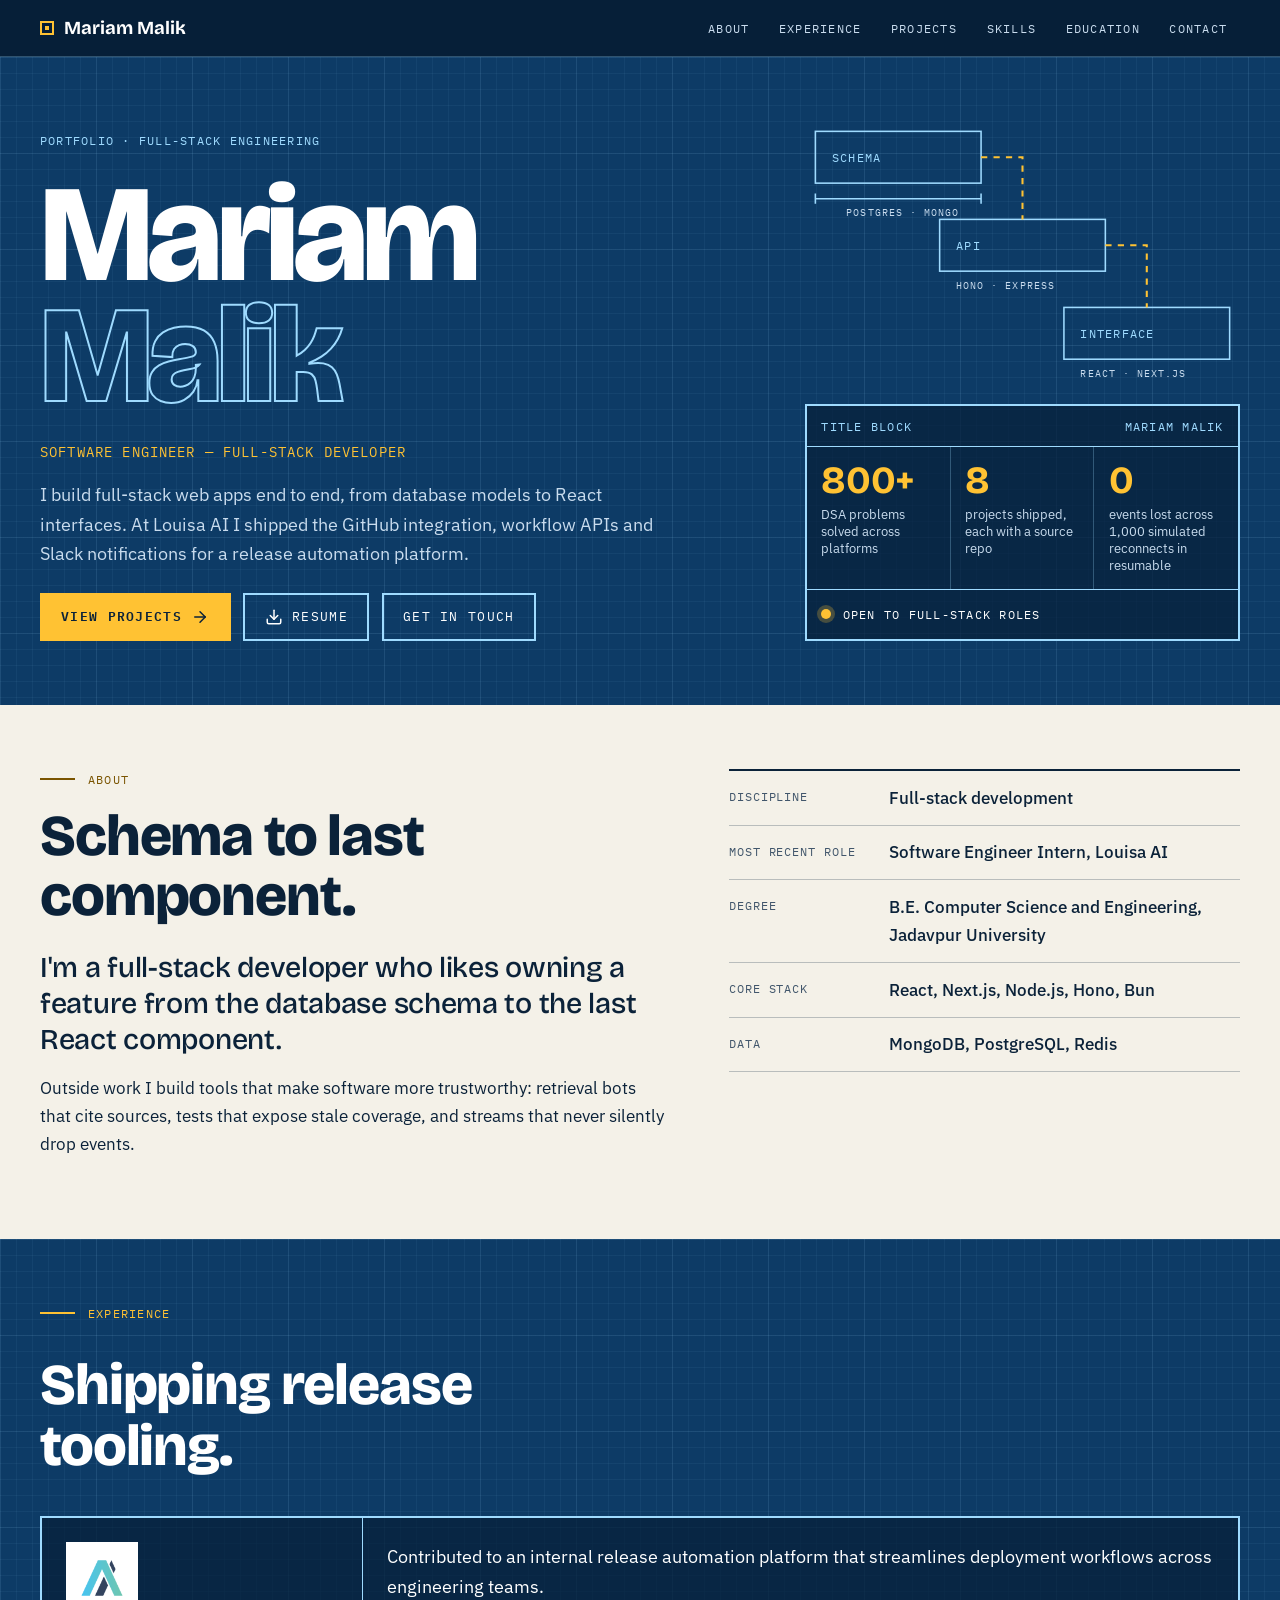
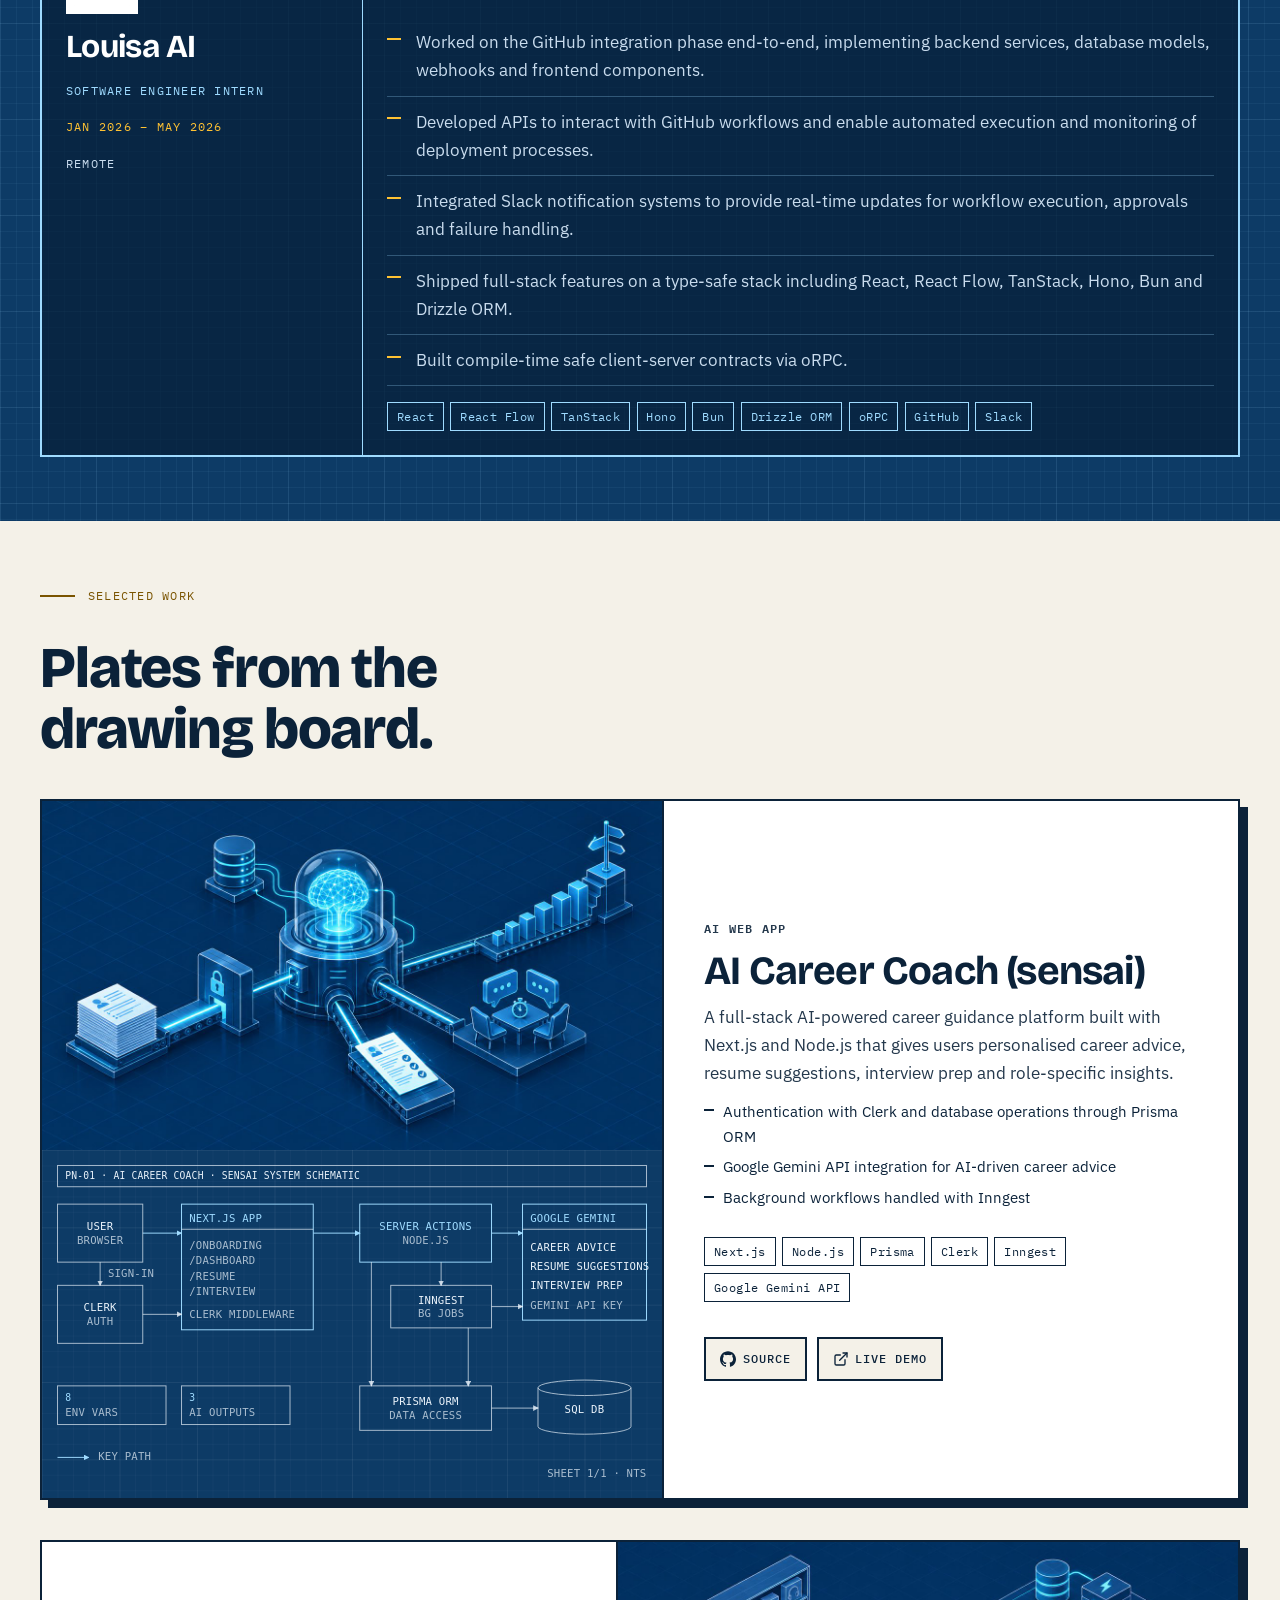
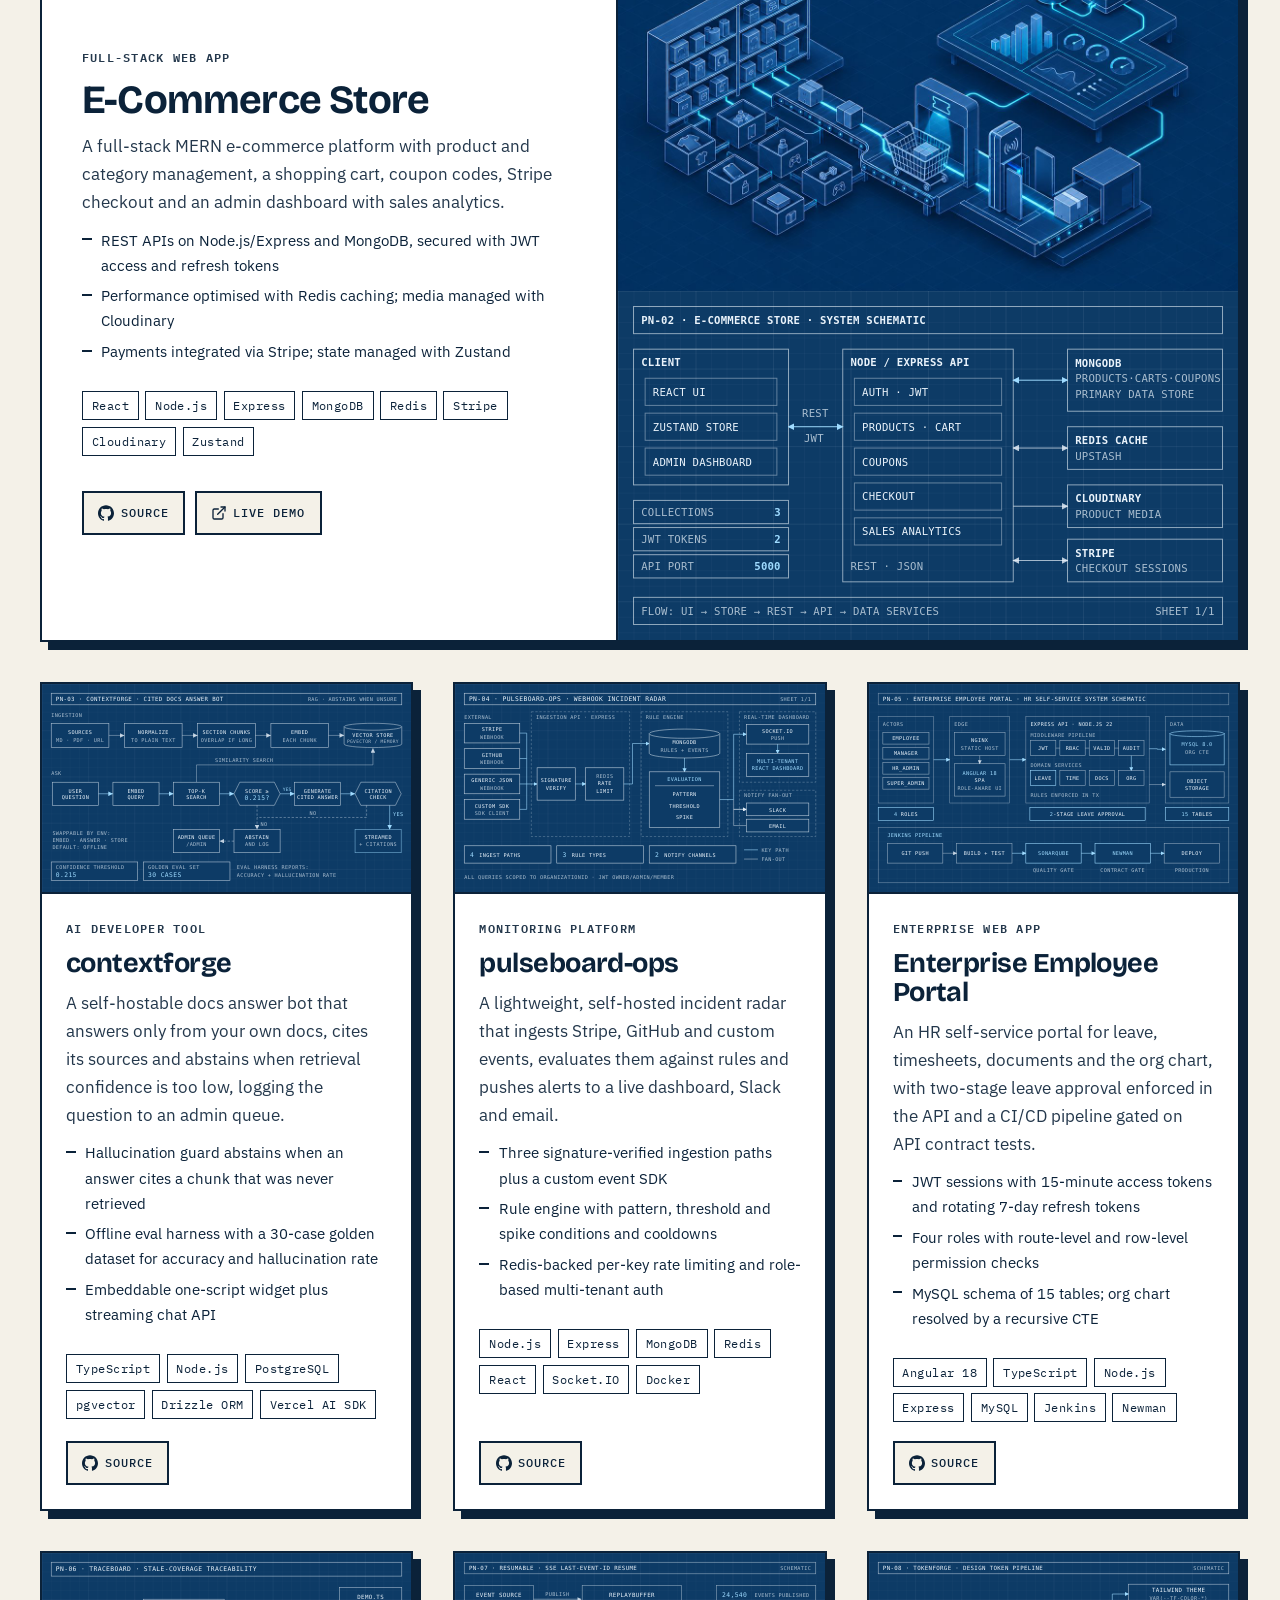
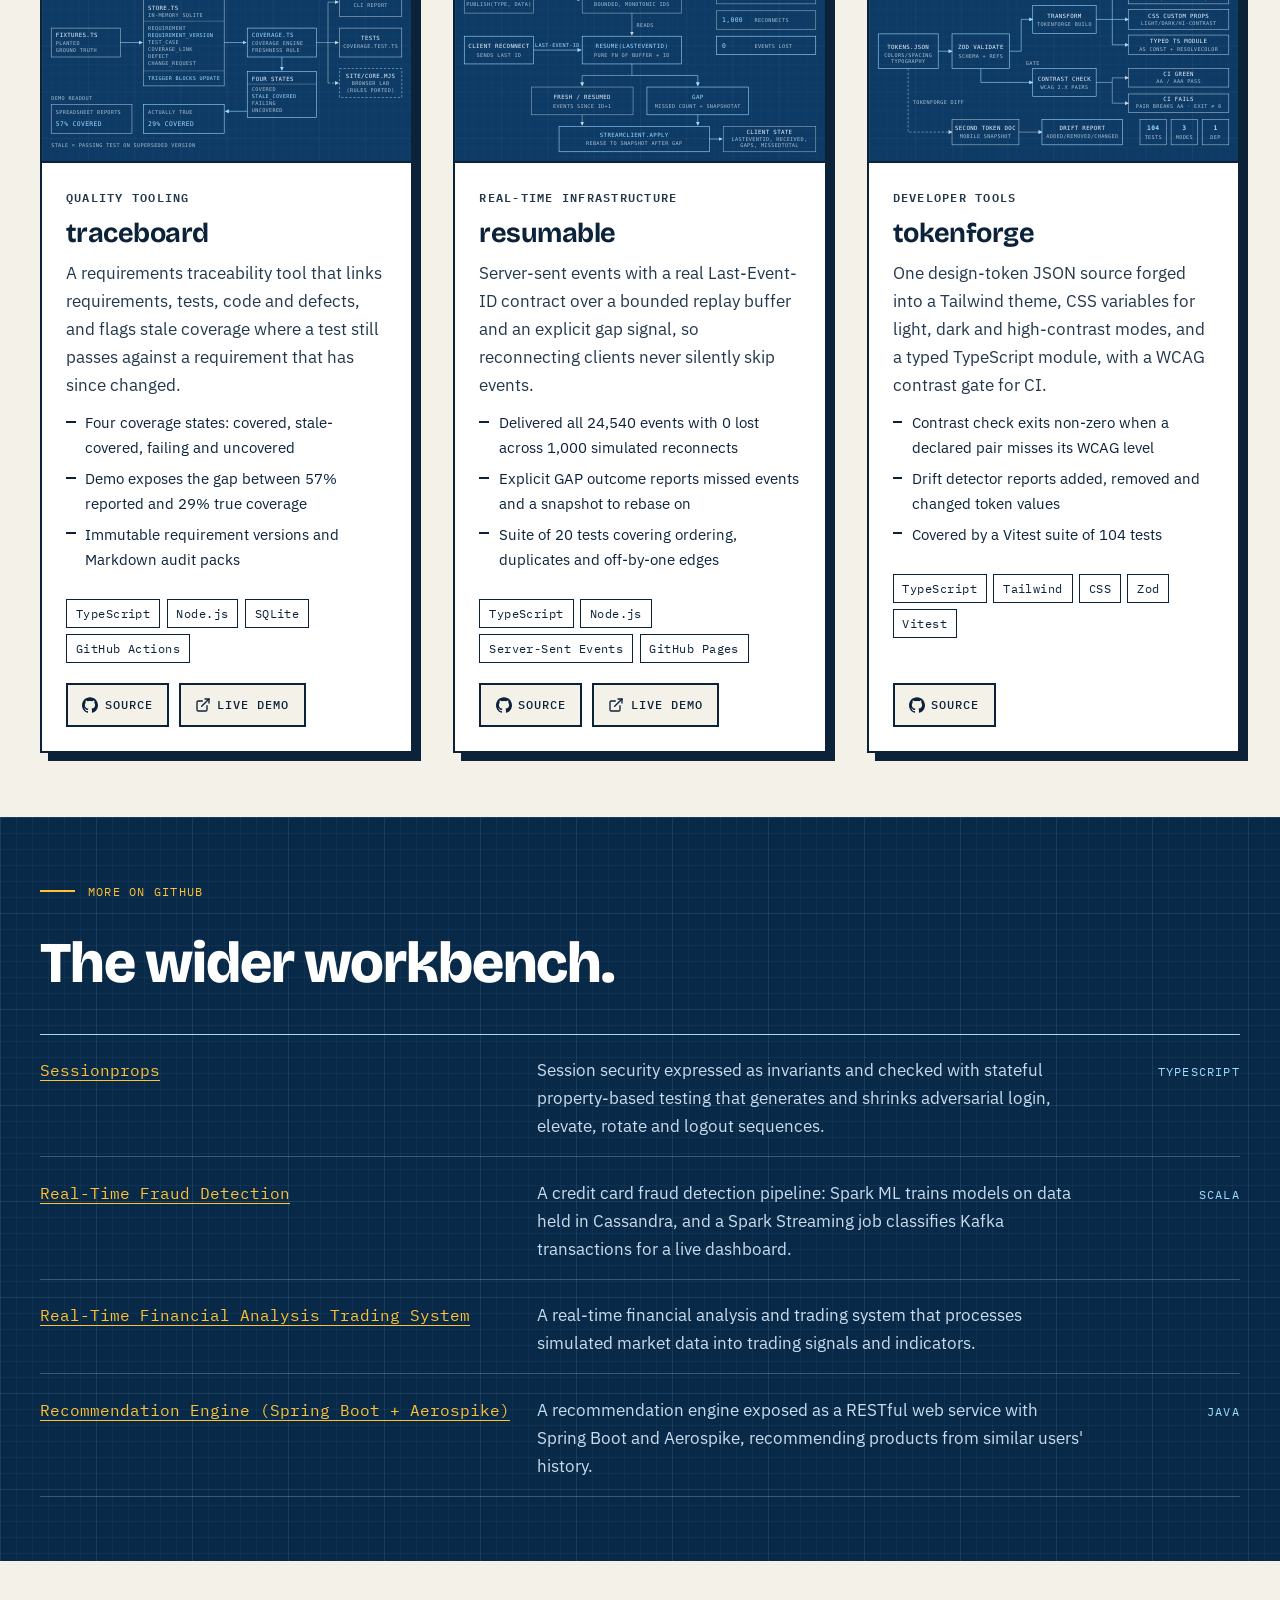
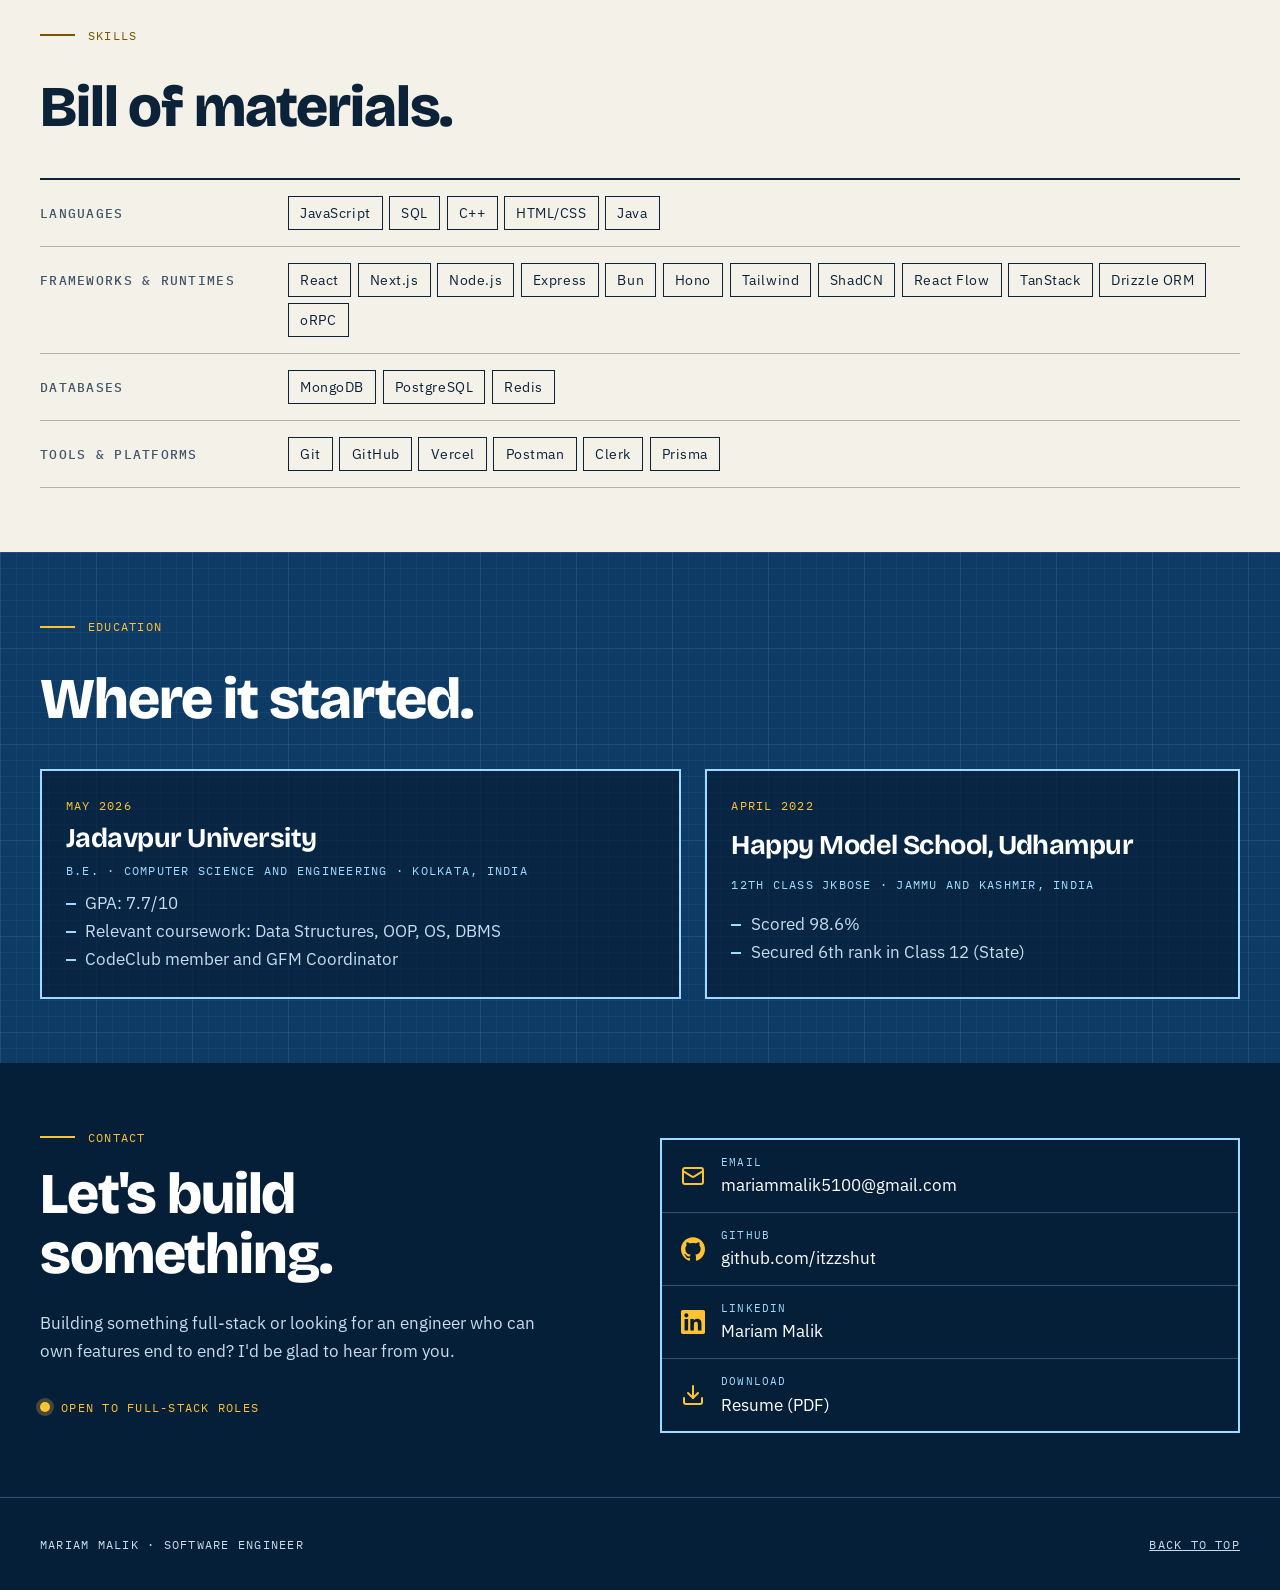
<file: index.html>
<!DOCTYPE html>
<html lang="en">
<head>
<meta charset="utf-8">
<meta name="viewport" content="width=device-width, initial-scale=1">
<title>Mariam Malik | Software Engineer — Full-Stack Developer</title>
<meta name="description" content="Mariam Malik, full-stack software engineer building type-safe web apps with React, Next.js, Node.js and Hono, from deployment automation to AI tools.">
<link rel="canonical" href="https://itzzshut.github.io/">
<meta property="og:type" content="website">
<meta property="og:title" content="Mariam Malik | Software Engineer — Full-Stack Developer">
<meta property="og:description" content="Full-stack software engineer building type-safe web apps with React, Next.js, Node.js and Hono, from deployment automation to AI tools.">
<meta property="og:url" content="https://itzzshut.github.io/">
<meta property="og:image" content="https://itzzshut.github.io/assets/images/social-card.png">
<meta name="twitter:card" content="summary_large_image">
<meta name="theme-color" content="#0D3B66">
<link rel="icon" href="favicon.svg" type="image/svg+xml">
<link rel="apple-touch-icon" href="apple-touch-icon.png">
<link rel="preconnect" href="https://fonts.googleapis.com">
<link rel="preconnect" href="https://fonts.gstatic.com" crossorigin>
<link href="https://fonts.googleapis.com/css2?family=Bricolage+Grotesque:opsz,wght@12..96,500;12..96,700;12..96,800&family=IBM+Plex+Mono:wght@400;500;600&family=IBM+Plex+Sans:wght@400;500;600&display=swap" rel="stylesheet">
<link rel="stylesheet" href="styles.css">
<script type="application/ld+json">{"@context":"https://schema.org","@type":"Person","name":"Mariam Malik","jobTitle":"Software Engineer — Full-Stack Developer","url":"https://itzzshut.github.io/","email":"mariammalik5100@gmail.com","sameAs":["https://github.com/itzzshut","https://www.linkedin.com/in/mariam-malik-308698259/"]}</script>
</head>
<body>
<svg width="0" height="0" style="position:absolute" aria-hidden="true"><defs>
<symbol id="i-github" viewBox="0 0 24 24" fill="currentColor"><path d="M12 .297c-6.63 0-12 5.373-12 12 0 5.303 3.438 9.8 8.205 11.385 .6 .113 .82-.258 .82-.577 0-.285-.01-1.04-.015-2.04-3.338 .724-4.042-1.61-4.042-1.61C4.422 18.07 3.633 17.7 3.633 17.7c-1.087-.744 .084-.729 .084-.729 1.205 .084 1.838 1.236 1.838 1.236 1.07 1.835 2.809 1.305 3.495 .998 .108-.776 .417-1.305 .76-1.605-2.665-.3-5.466-1.332-5.466-5.93 0-1.31 .465-2.38 1.235-3.22-.135-.303-.54-1.523 .105-3.176 0 0 1.005-.322 3.3 1.23 .96-.267 1.98-.399 3-.405 1.02 .006 2.04 .138 3 .405 2.28-1.552 3.285-1.23 3.285-1.23 .645 1.653 .24 2.873 .12 3.176 .765 .84 1.23 1.91 1.23 3.22 0 4.61-2.805 5.625-5.475 5.92 .42 .36 .81 1.096 .81 2.22 0 1.606-.015 2.896-.015 3.286 0 .315 .21 .69 .825 .57C20.565 22.092 24 17.592 24 12.297c0-6.627-5.373-12-12-12"/></symbol>
<symbol id="i-linkedin" viewBox="0 0 24 24" fill="currentColor"><path d="M20.447 20.452h-3.554v-5.569c0-1.328-.027-3.037-1.852-3.037-1.853 0-2.136 1.445-2.136 2.939v5.667H9.351V9h3.414v1.561h.046c.477-.9 1.637-1.85 3.37-1.85 3.601 0 4.267 2.37 4.267 5.455v6.286zM5.337 7.433c-1.144 0-2.063-.926-2.063-2.065 0-1.138 .92-2.063 2.063-2.063 1.14 0 2.064 .925 2.064 2.063 0 1.139-.925 2.065-2.064 2.065zm1.782 13.019H3.555V9h3.564v11.452zM22.225 0H1.771C.792 0 0 .774 0 1.729v20.542C0 23.227 .792 24 1.771 24h20.451C23.2 24 24 23.227 24 22.271V1.729C24 .774 23.2 0 22.222 0h.003z"/></symbol>
<g id="s" fill="none" stroke="currentColor" stroke-width="2" stroke-linecap="round" stroke-linejoin="round"></g>
<symbol id="i-mail" viewBox="0 0 24 24" fill="none" stroke="currentColor" stroke-width="2" stroke-linecap="round" stroke-linejoin="round"><rect width="20" height="16" x="2" y="4" rx="2"/><path d="m22 7-8.97 5.7a1.94 1.94 0 0 1-2.06 0L2 7"/></symbol>
<symbol id="i-ext" viewBox="0 0 24 24" fill="none" stroke="currentColor" stroke-width="2" stroke-linecap="round" stroke-linejoin="round"><path d="M15 3h6v6"/><path d="M10 14 21 3"/><path d="M18 13v6a2 2 0 0 1-2 2H5a2 2 0 0 1-2-2V8a2 2 0 0 1 2-2h6"/></symbol>
<symbol id="i-down" viewBox="0 0 24 24" fill="none" stroke="currentColor" stroke-width="2" stroke-linecap="round" stroke-linejoin="round"><path d="M21 15v4a2 2 0 0 1-2 2H5a2 2 0 0 1-2-2v-4"/><polyline points="7 10 12 15 17 10"/><line x1="12" x2="12" y1="15" y2="3"/></symbol>
<symbol id="i-arrow" viewBox="0 0 24 24" fill="none" stroke="currentColor" stroke-width="2" stroke-linecap="round" stroke-linejoin="round"><path d="M5 12h14"/><path d="m12 5 7 7-7 7"/></symbol>
<symbol id="i-menu" viewBox="0 0 24 24" fill="none" stroke="currentColor" stroke-width="2" stroke-linecap="round"><line x1="4" x2="20" y1="7" y2="7"/><line x1="4" x2="20" y1="12" y2="12"/><line x1="4" x2="20" y1="17" y2="17"/></symbol>
</defs></svg>
<a class="skip sr" href="#main">Skip to content</a>

<header class="top">
  <div class="wrap">
    <a class="brand" href="#top"><i aria-hidden="true"></i>Mariam Malik</a>
    <nav class="nav-d" aria-label="Primary">
      <a href="#about">About</a><a href="#experience">Experience</a><a href="#projects">Projects</a><a href="#skills">Skills</a><a href="#education">Education</a><a href="#contact">Contact</a>
    </nav>
    <details class="nav-m">
      <summary><svg aria-hidden="true"><use href="#i-menu"/></svg>Menu</summary>
      <div>
        <a href="#about">About</a><a href="#experience">Experience</a><a href="#projects">Projects</a><a href="#skills">Skills</a><a href="#education">Education</a><a href="#contact">Contact</a>
      </div>
    </details>
  </div>
</header>

<main id="main">
<section class="bp hero" id="top">
  <div class="wrap">
    <div>
      <p class="mono" style="color:var(--cyan);margin:0 0 var(--s3)">Portfolio · Full-stack engineering</p>
      <h1>Mariam <span>Malik</span></h1>
      <p class="role">Software Engineer — Full-Stack Developer</p>
      <p class="lede">I build full-stack web apps end to end, from database models to React interfaces. At Louisa AI I shipped the GitHub integration, workflow APIs and Slack notifications for a release automation platform.</p>
      <div class="ctas">
        <a class="btn primary" href="#projects">View projects <svg aria-hidden="true"><use href="#i-arrow"/></svg></a>
        <a class="btn" href="assets/files/mariam-malik-resume.pdf"><svg aria-hidden="true"><use href="#i-down"/></svg>Resume</a>
        <a class="btn" href="#contact">Get in touch</a>
      </div>
    </div>
    <div class="hero-r">
      <svg class="stack-fig" viewBox="0 0 420 250" role="img" aria-label="Diagram of a feature owned from database schema through API to React interface">
        <rect class="ln" x="10" y="10" width="160" height="50"/><text x="26" y="40">Schema</text>
        <rect class="ln" x="130" y="95" width="160" height="50"/><text x="146" y="125">API</text>
        <rect class="ln" x="250" y="180" width="160" height="50"/><text x="266" y="210">Interface</text>
        <path class="sg" d="M170 35H210V95"/><path class="sg" d="M290 120H330V180"/>
        <path class="ln" d="M10 80V70M170 80V70M10 75H170" stroke-width="1"/><text x="40" y="92" style="font-size:10px;fill:#C9DCEE">Postgres · Mongo</text>
        <text x="146" y="162" style="font-size:10px;fill:#C9DCEE">Hono · Express</text>
        <text x="266" y="247" style="font-size:10px;fill:#C9DCEE">React · Next.js</text>
      </svg>
      <div class="tb">
        <div class="tb-head mono"><span>Title block</span><span>Mariam Malik</span></div>
        <div class="tb-row">
          <div><b>800+</b><span>DSA problems solved across platforms</span></div>
          <div><b>8</b><span>projects shipped, each with a source repo</span></div>
          <div><b>0</b><span>events lost across 1,000 simulated reconnects in resumable</span></div>
        </div>
        <div class="tb-foot mono"><span class="dot" aria-hidden="true"></span>Open to full-stack roles</div>
      </div>
    </div>
  </div>
</section>

<section class="paper about" id="about">
  <div class="wrap">
    <div class="about-t">
      <p class="label mono">About</p>
      <h2>Schema to last component.</h2>
      <div style="margin-top:var(--s3)">
        <p>I'm a full-stack developer who likes owning a feature from the database schema to the last React component.</p>
        <p>Outside work I build tools that make software more trustworthy: retrieval bots that cite sources, tests that expose stale coverage, and streams that never silently drop events.</p>
      </div>
    </div>
    <dl class="spec" aria-label="Quick facts">
      <div><dt>Discipline</dt><dd>Full-stack development</dd></div>
      <div><dt>Most recent role</dt><dd>Software Engineer Intern, Louisa AI</dd></div>
      <div><dt>Degree</dt><dd>B.E. Computer Science and Engineering, Jadavpur University</dd></div>
      <div><dt>Core stack</dt><dd>React, Next.js, Node.js, Hono, Bun</dd></div>
      <div><dt>Data</dt><dd>MongoDB, PostgreSQL, Redis</dd></div>
    </dl>
  </div>
</section>

<section class="bp" id="experience">
  <div class="wrap">
    <div class="sec-head"><p class="label mono">Experience</p><h2>Shipping release tooling.</h2></div>
    <article class="role-card">
      <div class="role-side">
        <img src="assets/images/logos/louisa-ai.png" alt="Louisa AI logo" width="72" height="72">
        <h3>Louisa AI</h3>
        <p class="meta mono" style="margin:0">Software Engineer Intern</p>
        <p class="mono" style="margin:0;color:var(--signal)">Jan 2026 – May 2026</p>
        <p class="mono" style="margin:0;color:var(--mute)">Remote</p>
      </div>
      <div class="role-main">
        <p style="color:#fff;font-size:1.12rem">Contributed to an internal release automation platform that streamlines deployment workflows across engineering teams.</p>
        <ul>
          <li>Worked on the GitHub integration phase end-to-end, implementing backend services, database models, webhooks and frontend components.</li>
          <li>Developed APIs to interact with GitHub workflows and enable automated execution and monitoring of deployment processes.</li>
          <li>Integrated Slack notification systems to provide real-time updates for workflow execution, approvals and failure handling.</li>
          <li>Shipped full-stack features on a type-safe stack including React, React Flow, TanStack, Hono, Bun and Drizzle ORM.</li>
          <li>Built compile-time safe client-server contracts via oRPC.</li>
        </ul>
        <ul class="chips" aria-label="Technologies"><li>React</li><li>React Flow</li><li>TanStack</li><li>Hono</li><li>Bun</li><li>Drizzle ORM</li><li>oRPC</li><li>GitHub</li><li>Slack</li></ul>
      </div>
    </article>
  </div>
</section>

<section class="paper" id="projects">
  <div class="wrap">
    <div class="sec-head"><p class="label mono">Selected work</p><h2>Plates from the drawing board.</h2></div>
    <div class="p-grid">

      <article class="plate feat">
        <div class="vis"><img class="hero-img" src="assets/images/projects/sensai-hero.jpg" alt="AI Career Coach (sensai) — Concept render" width="1280" height="720"><img src="assets/images/projects/sensai.svg" alt="Drawing of the AI Career Coach (sensai) architecture" width="640" height="360"></div>
        <div class="plate-b">
          <p class="cat mono">AI web app</p><h3>AI Career Coach (sensai)</h3>
          <p>A full-stack AI-powered career guidance platform built with Next.js and Node.js that gives users personalised career advice, resume suggestions, interview prep and role-specific insights.</p>
          <ul class="hl"><li>Authentication with Clerk and database operations through Prisma ORM</li><li>Google Gemini API integration for AI-driven career advice</li><li>Background workflows handled with Inngest</li></ul>
          <ul class="chips" aria-label="Technologies"><li>Next.js</li><li>Node.js</li><li>Prisma</li><li>Clerk</li><li>Inngest</li><li>Google Gemini API</li></ul>
          <div class="links"><a href="https://github.com/itzzshut/sensai"><svg aria-hidden="true"><use href="#i-github"/></svg>Source</a><a href="https://sensai-liart.vercel.app"><svg aria-hidden="true"><use href="#i-ext"/></svg>Live demo</a></div>
        </div>
      </article>

      <article class="plate feat">
        <div class="vis"><img class="hero-img" src="assets/images/projects/ecommerce-hero.jpg" alt="E-Commerce Store — Concept render" width="1280" height="720"><img src="assets/images/projects/ecommerce.svg" alt="Drawing of the E-Commerce Store architecture" width="640" height="360"></div>
        <div class="plate-b">
          <p class="cat mono">Full-stack web app</p><h3>E-Commerce Store</h3>
          <p>A full-stack MERN e-commerce platform with product and category management, a shopping cart, coupon codes, Stripe checkout and an admin dashboard with sales analytics.</p>
          <ul class="hl"><li>REST APIs on Node.js/Express and MongoDB, secured with JWT access and refresh tokens</li><li>Performance optimised with Redis caching; media managed with Cloudinary</li><li>Payments integrated via Stripe; state managed with Zustand</li></ul>
          <ul class="chips" aria-label="Technologies"><li>React</li><li>Node.js</li><li>Express</li><li>MongoDB</li><li>Redis</li><li>Stripe</li><li>Cloudinary</li><li>Zustand</li></ul>
          <div class="links"><a href="https://github.com/itzzshut/Ecommerce"><svg aria-hidden="true"><use href="#i-github"/></svg>Source</a><a href="https://ecommerce-topaz-zeta.vercel.app"><svg aria-hidden="true"><use href="#i-ext"/></svg>Live demo</a></div>
        </div>
      </article>

      <article class="plate">
        <div class="vis"><img src="assets/images/projects/contextforge.svg" alt="Drawing of the contextforge ingest, retrieve and abstain pipeline" width="640" height="360"></div>
        <div class="plate-b">
          <p class="cat mono">AI developer tool</p><h3>contextforge</h3>
          <p>A self-hostable docs answer bot that answers only from your own docs, cites its sources and abstains when retrieval confidence is too low, logging the question to an admin queue.</p>
          <ul class="hl"><li>Hallucination guard abstains when an answer cites a chunk that was never retrieved</li><li>Offline eval harness with a 30-case golden dataset for accuracy and hallucination rate</li><li>Embeddable one-script widget plus streaming chat API</li></ul>
          <ul class="chips" aria-label="Technologies"><li>TypeScript</li><li>Node.js</li><li>PostgreSQL</li><li>pgvector</li><li>Drizzle ORM</li><li>Vercel AI SDK</li></ul>
          <div class="links"><a href="https://github.com/itzzshut/contextforge"><svg aria-hidden="true"><use href="#i-github"/></svg>Source</a></div>
        </div>
      </article>

      <article class="plate">
        <div class="vis"><img src="assets/images/projects/pulseboard-ops.svg" alt="Drawing of the pulseboard-ops event ingestion, rules and alerts flow" width="640" height="360"></div>
        <div class="plate-b">
          <p class="cat mono">Monitoring platform</p><h3>pulseboard-ops</h3>
          <p>A lightweight, self-hosted incident radar that ingests Stripe, GitHub and custom events, evaluates them against rules and pushes alerts to a live dashboard, Slack and email.</p>
          <ul class="hl"><li>Three signature-verified ingestion paths plus a custom event SDK</li><li>Rule engine with pattern, threshold and spike conditions and cooldowns</li><li>Redis-backed per-key rate limiting and role-based multi-tenant auth</li></ul>
          <ul class="chips" aria-label="Technologies"><li>Node.js</li><li>Express</li><li>MongoDB</li><li>Redis</li><li>React</li><li>Socket.IO</li><li>Docker</li></ul>
          <div class="links"><a href="https://github.com/itzzshut/pulseboard-ops"><svg aria-hidden="true"><use href="#i-github"/></svg>Source</a></div>
        </div>
      </article>

      <article class="plate">
        <div class="vis"><img src="assets/images/projects/enterprise-employee-portal.svg" alt="Drawing of the Enterprise Employee Portal tiers and delivery pipeline" width="640" height="360"></div>
        <div class="plate-b">
          <p class="cat mono">Enterprise web app</p><h3>Enterprise Employee Portal</h3>
          <p>An HR self-service portal for leave, timesheets, documents and the org chart, with two-stage leave approval enforced in the API and a CI/CD pipeline gated on API contract tests.</p>
          <ul class="hl"><li>JWT sessions with 15-minute access tokens and rotating 7-day refresh tokens</li><li>Four roles with route-level and row-level permission checks</li><li>MySQL schema of 15 tables; org chart resolved by a recursive CTE</li></ul>
          <ul class="chips" aria-label="Technologies"><li>Angular 18</li><li>TypeScript</li><li>Node.js</li><li>Express</li><li>MySQL</li><li>Jenkins</li><li>Newman</li></ul>
          <div class="links"><a href="https://github.com/itzzshut/enterprise-employee-portal"><svg aria-hidden="true"><use href="#i-github"/></svg>Source</a></div>
        </div>
      </article>

      <article class="plate">
        <div class="vis"><img src="assets/images/projects/traceboard.svg" alt="Drawing of the traceboard requirements, tests and coverage states" width="640" height="360"></div>
        <div class="plate-b">
          <p class="cat mono">Quality tooling</p><h3>traceboard</h3>
          <p>A requirements traceability tool that links requirements, tests, code and defects, and flags stale coverage where a test still passes against a requirement that has since changed.</p>
          <ul class="hl"><li>Four coverage states: covered, stale-covered, failing and uncovered</li><li>Demo exposes the gap between 57% reported and 29% true coverage</li><li>Immutable requirement versions and Markdown audit packs</li></ul>
          <ul class="chips" aria-label="Technologies"><li>TypeScript</li><li>Node.js</li><li>SQLite</li><li>GitHub Actions</li></ul>
          <div class="links"><a href="https://github.com/itzzshut/traceboard"><svg aria-hidden="true"><use href="#i-github"/></svg>Source</a><a href="https://itzzshut.github.io/traceboard/"><svg aria-hidden="true"><use href="#i-ext"/></svg>Live demo</a></div>
        </div>
      </article>

      <article class="plate">
        <div class="vis"><img src="assets/images/projects/resumable.svg" alt="Drawing of the resumable replay buffer and Last-Event-ID resume flow" width="640" height="360"></div>
        <div class="plate-b">
          <p class="cat mono">Real-time infrastructure</p><h3>resumable</h3>
          <p>Server-sent events with a real Last-Event-ID contract over a bounded replay buffer and an explicit gap signal, so reconnecting clients never silently skip events.</p>
          <ul class="hl"><li>Delivered all 24,540 events with 0 lost across 1,000 simulated reconnects</li><li>Explicit GAP outcome reports missed events and a snapshot to rebase on</li><li>Suite of 20 tests covering ordering, duplicates and off-by-one edges</li></ul>
          <ul class="chips" aria-label="Technologies"><li>TypeScript</li><li>Node.js</li><li>Server-Sent Events</li><li>GitHub Pages</li></ul>
          <div class="links"><a href="https://github.com/itzzshut/resumable"><svg aria-hidden="true"><use href="#i-github"/></svg>Source</a><a href="https://itzzshut.github.io/resumable/"><svg aria-hidden="true"><use href="#i-ext"/></svg>Live demo</a></div>
        </div>
      </article>

      <article class="plate">
        <div class="vis"><img src="assets/images/projects/tokenforge.svg" alt="Drawing of the tokenforge design-token pipeline and contrast gate" width="640" height="360"></div>
        <div class="plate-b">
          <p class="cat mono">Developer tools</p><h3>tokenforge</h3>
          <p>One design-token JSON source forged into a Tailwind theme, CSS variables for light, dark and high-contrast modes, and a typed TypeScript module, with a WCAG contrast gate for CI.</p>
          <ul class="hl"><li>Contrast check exits non-zero when a declared pair misses its WCAG level</li><li>Drift detector reports added, removed and changed token values</li><li>Covered by a Vitest suite of 104 tests</li></ul>
          <ul class="chips" aria-label="Technologies"><li>TypeScript</li><li>Tailwind</li><li>CSS</li><li>Zod</li><li>Vitest</li></ul>
          <div class="links"><a href="https://github.com/itzzshut/tokenforge"><svg aria-hidden="true"><use href="#i-github"/></svg>Source</a></div>
        </div>
      </article>
    </div>
  </div>
</section>

<section class="bp deep" id="repos">
  <div class="wrap">
    <div class="sec-head"><p class="label mono">More on GitHub</p><h2>The wider workbench.</h2></div>
    <ul class="repos">
      <li><a class="n" href="https://github.com/itzzshut/sessionprops">Sessionprops</a><p>Session security expressed as invariants and checked with stateful property-based testing that generates and shrinks adversarial login, elevate, rotate and logout sequences.</p><span class="lang mono">TypeScript</span></li>
      <li><a class="n" href="https://github.com/itzzshut/real-time-fraud-detection">Real-Time Fraud Detection</a><p>A credit card fraud detection pipeline: Spark ML trains models on data held in Cassandra, and a Spark Streaming job classifies Kafka transactions for a live dashboard.</p><span class="lang mono">Scala</span></li>
      <li><a class="n" href="https://github.com/itzzshut/real-time-financial-analysis-trading-system">Real-Time Financial Analysis Trading System</a><p>A real-time financial analysis and trading system that processes simulated market data into trading signals and indicators.</p></li>
      <li><a class="n" href="https://github.com/itzzshut/build-a-recommendation-engine-example-with-spring-boot-and-aerospike">Recommendation Engine (Spring Boot + Aerospike)</a><p><span class="sr">Repository build-a-recommendation-engine-example-with-spring-boot-and-aerospike. </span>A recommendation engine exposed as a RESTful web service with Spring Boot and Aerospike, recommending products from similar users' history.</p><span class="lang mono">Java</span></li>
    </ul>
  </div>
</section>

<section class="paper" id="skills">
  <div class="wrap">
    <div class="sec-head"><p class="label mono">Skills</p><h2>Bill of materials.</h2></div>
    <div class="bom">
      <div class="bom-r"><h3>Languages</h3><ul class="chips"><li>JavaScript</li><li>SQL</li><li>C++</li><li>HTML/CSS</li><li>Java</li></ul></div>
      <div class="bom-r"><h3>Frameworks &amp; Runtimes</h3><ul class="chips"><li>React</li><li>Next.js</li><li>Node.js</li><li>Express</li><li>Bun</li><li>Hono</li><li>Tailwind</li><li>ShadCN</li><li>React Flow</li><li>TanStack</li><li>Drizzle ORM</li><li>oRPC</li></ul></div>
      <div class="bom-r"><h3>Databases</h3><ul class="chips"><li>MongoDB</li><li>PostgreSQL</li><li>Redis</li></ul></div>
      <div class="bom-r"><h3>Tools &amp; Platforms</h3><ul class="chips"><li>Git</li><li>GitHub</li><li>Vercel</li><li>Postman</li><li>Clerk</li><li>Prisma</li></ul></div>
    </div>
  </div>
</section>

<section class="bp" id="education">
  <div class="wrap">
    <div class="sec-head"><p class="label mono">Education</p><h2>Where it started.</h2></div>
    <div class="edu">
      <article>
        <p class="when mono" style="margin:0">May 2026</p>
        <h3>Jadavpur University</h3>
        <p class="mono" style="margin:0;color:var(--cyan)">B.E. · Computer Science and Engineering · Kolkata, India</p>
        <ul><li>GPA: 7.7/10</li><li>Relevant coursework: Data Structures, OOP, OS, DBMS</li><li>CodeClub member and GFM Coordinator</li></ul>
      </article>
      <article>
        <p class="when mono" style="margin:0">April 2022</p>
        <h3>Happy Model School, Udhampur</h3>
        <p class="mono" style="margin:0;color:var(--cyan)">12th Class JKBOSE · Jammu and Kashmir, India</p>
        <ul><li>Scored 98.6%</li><li>Secured 6th rank in Class 12 (State)</li></ul>
      </article>
    </div>
  </div>
</section>

<section class="contact" id="contact">
  <div class="wrap c-grid">
    <div>
      <p class="label mono" style="color:var(--signal)">Contact</p>
      <h2>Let's build something.</h2>
      <p style="color:var(--mute);margin-top:var(--s3);max-width:52ch">Building something full-stack or looking for an engineer who can own features end to end? I'd be glad to hear from you.</p>
      <p class="avail mono"><span class="dot" aria-hidden="true"></span>Open to full-stack roles</p>
    </div>
    <div class="c-list">
      <a href="mailto:mariammalik5100@gmail.com"><svg aria-hidden="true"><use href="#i-mail"/></svg><span><small>Email</small>mariammalik5100@gmail.com</span></a>
      <a href="https://github.com/itzzshut"><svg aria-hidden="true"><use href="#i-github"/></svg><span><small>GitHub</small>github.com/itzzshut</span></a>
      <a href="https://www.linkedin.com/in/mariam-malik-308698259/"><svg aria-hidden="true"><use href="#i-linkedin"/></svg><span><small>LinkedIn</small>Mariam Malik</span></a>
      <a href="assets/files/mariam-malik-resume.pdf"><svg aria-hidden="true"><use href="#i-down"/></svg><span><small>Download</small>Resume (PDF)</span></a>
    </div>
  </div>
</section>
</main>
<script>
/* Enhancement: on phones, tuck secondary lists into expandable rows. Without JS everything stays open. */
(function(){
  if(!window.matchMedia||!matchMedia('(max-width:759px)').matches)return;
  function wrap(nodes,label,cls){
    var first=nodes[0];if(!first)return;
    var d=document.createElement('details');d.className='more '+(cls||'');
    var s=document.createElement('summary');s.textContent=label;d.appendChild(s);
    first.parentNode.insertBefore(d,first);
    nodes.forEach(function(n){d.appendChild(n);});
  }
  document.querySelectorAll('.plate-b').forEach(function(b){
    var n=[].slice.call(b.querySelectorAll(':scope > .hl, :scope > .chips'));
    wrap(n,'Highlights & stack');
  });
  var sp=document.querySelector('.spec');
  if(sp)wrap([sp],'Quick facts','spec-d');
  wrap([].slice.call(document.querySelectorAll('.role-main > ul')),'Responsibilities & stack');
  var rp=document.querySelector('.repos');
  if(rp)wrap([rp],'Four more repositories');
  var rows=[].slice.call(document.querySelectorAll('.bom .bom-r')).slice(2);
  if(rows.length)wrap(rows,'More skill groups');
})();
</script>
<footer><div class="wrap"><span class="mono">Mariam Malik · Software Engineer</span><a class="mono" href="#top">Back to top</a></div></footer>
</body>
</html>
</file>
<file: styles.css>
:root{
  --blue:#0D3B66;--deep:#082947;--deeper:#061f38;--paper:#F4F1E8;--paper2:#E9E4D4;
  --ink:#0B2239;--cyan:#9FDBFF;--signal:#FFC233;--mute:#C9DCEE;--mute-ink:#41566b;
  --f-display:"Bricolage Grotesque",Georgia,serif;--f-text:"IBM Plex Sans",Georgia,serif;--f-mono:"IBM Plex Mono",ui-monospace,monospace;
  --s1:.5rem;--s2:1rem;--s3:1.5rem;--s4:2.5rem;--s5:4rem;--s6:6.5rem;
  --line:rgba(159,219,255,.28);
}
*{box-sizing:border-box}
html{scroll-behavior:smooth;scroll-padding-top:4.5rem}
body{margin:0;font-family:var(--f-text);font-size:1.0625rem;line-height:1.65;color:var(--ink);background:var(--paper);-webkit-font-smoothing:antialiased}
img{max-width:100%;height:auto;display:block}
a{color:inherit}
h1,h2,h3{font-family:var(--f-display);line-height:1.05;margin:0;letter-spacing:-.02em}
p{margin:0 0 var(--s2)}
ul{margin:0;padding:0;list-style:none}
:focus-visible{outline:3px solid var(--signal);outline-offset:3px}
.wrap{width:min(1200px,100% - 2.5rem);margin-inline:auto}
.mono{font-family:var(--f-mono);font-size:.78rem;letter-spacing:.1em;text-transform:uppercase}
.sr{position:absolute;left:-9999px}
.skip:focus{left:1rem;top:1rem;z-index:99;background:var(--signal);color:var(--ink);padding:.6rem 1rem}

/* header */
.top{position:sticky;top:0;z-index:20;background:var(--deeper);color:#fff;border-bottom:1px solid var(--line)}
.top .wrap{display:flex;align-items:center;justify-content:space-between;min-height:3.5rem}
.brand{font-family:var(--f-display);font-weight:700;font-size:1.15rem;text-decoration:none;display:flex;gap:.6rem;align-items:center;min-height:44px}
.brand i{width:14px;height:14px;border:2px solid var(--signal);display:block;position:relative}
.brand i::after{content:"";position:absolute;inset:3px;background:var(--signal)}
.nav-d{display:none;gap:.25rem}
.nav-d a,.nav-m a{font-family:var(--f-mono);font-size:.78rem;letter-spacing:.1em;text-transform:uppercase;text-decoration:none;padding:.7rem .8rem;display:inline-flex;align-items:center;min-height:44px;color:var(--mute)}
.nav-d a:hover,.nav-m a:hover{color:var(--signal)}
.nav-m{position:relative}
.nav-m summary{list-style:none;cursor:pointer;min-height:44px;display:flex;align-items:center;gap:.5rem;padding:0 .25rem;font-family:var(--f-mono);font-size:.78rem;letter-spacing:.1em;text-transform:uppercase}
.nav-m summary::-webkit-details-marker{display:none}
.nav-m svg{width:22px;height:22px}
.nav-m div{position:absolute;right:0;top:100%;background:var(--deeper);border:1px solid var(--line);display:grid;min-width:12rem;padding:.4rem}
@media(min-width:860px){.nav-d{display:flex}.nav-m{display:none}}

/* blueprint surface */
.bp{background:var(--blue);color:#fff;position:relative;
  background-image:linear-gradient(rgba(159,219,255,.07) 1px,transparent 1px),linear-gradient(90deg,rgba(159,219,255,.07) 1px,transparent 1px),linear-gradient(rgba(159,219,255,.05) 1px,transparent 1px),linear-gradient(90deg,rgba(159,219,255,.05) 1px,transparent 1px);
  background-size:96px 96px,96px 96px,16px 16px,16px 16px}
.bp.deep{background-color:var(--deep)}
section{padding:var(--s5) 0}
.label{display:flex;gap:.8rem;align-items:center;color:var(--signal);margin-bottom:var(--s2)}
.label::before{content:"";width:2.2rem;height:2px;background:currentColor}
.paper .label{color:#7a5400}
h2{font-size:clamp(2.1rem,5vw,3.6rem);font-weight:800;max-width:16ch}
.sec-head{display:grid;gap:var(--s2);margin-bottom:var(--s4)}

/* hero */
.hero{padding:var(--s5) 0 var(--s5)}
.hero .wrap{display:grid;gap:var(--s4)}
.hero h1{font-size:clamp(3.4rem,13vw,8.6rem);font-weight:800;line-height:.88;letter-spacing:-.04em}
.hero h1 span{display:block;color:transparent;-webkit-text-stroke:2px var(--cyan)}
.role{font-family:var(--f-mono);font-size:.9rem;letter-spacing:.08em;text-transform:uppercase;color:var(--signal);margin:var(--s3) 0 var(--s2)}
.lede{max-width:58ch;color:var(--mute);font-size:1.12rem}
.ctas{display:flex;flex-wrap:wrap;gap:.8rem;margin-top:var(--s3)}
.btn{display:inline-flex;align-items:center;gap:.6rem;min-height:48px;padding:.5rem 1.2rem;font-family:var(--f-mono);font-size:.8rem;letter-spacing:.1em;text-transform:uppercase;text-decoration:none;border:2px solid var(--cyan);color:#fff;transition:background .2s,color .2s,transform .2s}
.btn svg{width:18px;height:18px}
.btn:hover{background:var(--cyan);color:var(--deeper)}
.btn.primary{background:var(--signal);border-color:var(--signal);color:var(--ink);font-weight:600}
.btn.primary:hover{background:#fff;border-color:#fff;transform:translateY(-2px)}
.tb{border:2px solid var(--cyan);background:rgba(6,31,56,.7);display:grid;align-self:end}
.tb-head{display:flex;justify-content:space-between;padding:.6rem .9rem;border-bottom:1px solid var(--cyan);color:var(--cyan)}
.tb-row{display:grid;grid-template-columns:repeat(3,1fr)}
.tb-row div{padding:.9rem;border-right:1px solid var(--line)}
.tb-row div:last-child{border:0}
.tb-row b{font-family:var(--f-display);font-size:clamp(1.6rem,4vw,2.4rem);color:var(--signal);display:block;line-height:1}
.tb-row span{font-size:.82rem;line-height:1.3;color:var(--mute);display:block;margin-top:.4rem}
.tb-foot{border-top:1px solid var(--cyan);padding:.9rem;display:flex;gap:.7rem;align-items:center}
.dot{width:10px;height:10px;border-radius:50%;background:var(--signal);flex:none;box-shadow:0 0 0 4px rgba(255,194,51,.25)}
.stack-fig{width:100%;height:auto}
.stack-fig text{font-family:var(--f-mono);font-size:12px;letter-spacing:.1em;fill:var(--cyan);text-transform:uppercase}
.stack-fig .ln{stroke:var(--cyan);fill:none;stroke-width:1.5}
.stack-fig .sg{stroke:var(--signal);fill:none;stroke-width:2;stroke-dasharray:6 6;animation:flow 1.6s linear infinite}
@keyframes flow{to{stroke-dashoffset:-24}}
@media(min-width:960px){.hero .wrap{grid-template-columns:1.25fr .75fr;align-items:end}.hero-r{display:grid;gap:var(--s3)}}

/* about */
.paper{background:var(--paper)}
.about .wrap{display:grid;gap:var(--s4)}
.about p{max-width:66ch}
.about-t div p:first-child{font-family:var(--f-display);font-size:clamp(1.35rem,2.4vw,1.8rem);line-height:1.25;letter-spacing:-.01em;font-weight:500}
.spec{border-top:2px solid var(--ink)}
.spec div{display:grid;grid-template-columns:9rem 1fr;gap:1rem;padding:.8rem 0;border-bottom:1px solid rgba(11,34,57,.25)}
.spec dt{font-family:var(--f-mono);font-size:.74rem;letter-spacing:.08em;text-transform:uppercase;color:var(--mute-ink);padding-top:.2rem}
.spec dd{margin:0;font-weight:500}
.spec{margin:0}
@media(min-width:960px){.about .wrap{grid-template-columns:1.1fr .9fr;gap:var(--s5)}}

/* experience */
.role-card{border:2px solid var(--cyan);background:rgba(6,31,56,.72);display:grid}
.role-side{padding:var(--s3);border-bottom:1px solid var(--cyan);display:flex;flex-direction:column;gap:var(--s2)}
.role-side img{width:72px;height:72px;background:#fff;padding:8px}
.role-side h3{font-size:2rem}
.role-side .meta{color:var(--cyan)}
.role-main{padding:var(--s3)}
.role-main li{position:relative;padding:.7rem 0 .7rem 1.8rem;border-bottom:1px solid var(--line);color:var(--mute)}
.role-main li::before{content:"";position:absolute;left:0;top:1.3rem;width:.9rem;height:2px;background:var(--signal)}
.chips{display:flex;flex-wrap:wrap;gap:.4rem;margin-top:var(--s2)}
.chips li{font-family:var(--f-mono);font-size:.72rem;letter-spacing:.04em;padding:.25rem .55rem;border:1px solid var(--cyan);color:var(--cyan)}
.paper .chips li{border-color:var(--ink);color:var(--ink)}
@media(min-width:900px){.role-card{grid-template-columns:20rem 1fr}.role-side{border-bottom:0;border-right:0;position:sticky;top:4.5rem;align-self:start;border-bottom:0}.role-card{align-items:start}.role-main{border-left:1px solid var(--cyan)}}

.role-main .chips li{padding:.25rem .55rem;border:1px solid var(--cyan)}
.role-main .chips li::before{display:none}
.plate.feat .links{margin-top:var(--s2)}
.plate.feat .plate-b{justify-content:center}
.slug{display:block;font-size:.62rem;letter-spacing:.04em;text-transform:none;color:var(--cyan);overflow-wrap:anywhere;margin-bottom:.3rem}
/* projects */
.p-grid{display:grid;gap:var(--s3)}
.plate{background:#fff;border:2px solid var(--ink);display:flex;flex-direction:column;position:relative;box-shadow:8px 8px 0 var(--ink);transition:transform .2s,box-shadow .2s}
.plate:hover{transform:translate(-3px,-3px);box-shadow:11px 11px 0 var(--ink)}
.plate .vis{background:var(--blue);border-bottom:2px solid var(--ink)}
.plate .vis img{width:100%}
.plate .vis .hero-img{display:none}
.plate-b{padding:var(--s3);display:flex;flex-direction:column;gap:.7rem;flex:1}
.plate h3{font-size:1.7rem}
.cat{color:#7a5400;font-weight:600}
.plate p{margin:0;color:#24384c}
.hl{display:grid;gap:.35rem;font-size:.95rem}
.hl li{padding-left:1.2rem;position:relative}
.hl li::before{content:"";position:absolute;left:0;top:.7em;width:.6rem;height:2px;background:var(--ink)}
.links{display:flex;flex-wrap:wrap;gap:.6rem;margin-top:auto;padding-top:var(--s1)}
.links a{display:inline-flex;align-items:center;gap:.4rem;min-height:44px;padding:.3rem .9rem;border:2px solid var(--ink);font-family:var(--f-mono);font-size:.76rem;letter-spacing:.08em;text-transform:uppercase;text-decoration:none;background:var(--paper);font-weight:500}
.links a svg{width:16px;height:16px}
.links a:hover{background:var(--signal)}
.tag{position:absolute;top:0;left:0;background:var(--signal);color:var(--ink);padding:.25rem .7rem;font-weight:600;z-index:2}
.paper .chips li{background:transparent}
@media(min-width:760px){.p-grid{grid-template-columns:repeat(2,1fr)}}
@media(min-width:1100px){
  .p-grid{grid-template-columns:repeat(6,1fr);gap:var(--s4)}
  .plate{grid-column:span 2}
  .plate.feat{grid-column:span 6;flex-direction:row}
  .plate.feat:nth-child(even){flex-direction:row-reverse}
  .plate.feat .vis{flex:0 0 52%;border-bottom:0;border-right:2px solid var(--ink);display:grid;align-content:stretch}
  .plate.feat:nth-child(even) .vis{border-right:0;border-left:2px solid var(--ink)}
  .plate.feat .vis .hero-img{display:block;width:100%;height:100%;object-fit:cover;min-height:0}
  .plate.feat .plate-b{padding:var(--s4)}
  .plate.feat h3{font-size:2.5rem}
  .plate.feat .vis{grid-template-rows:1fr auto}
}

/* repos */
.repos{display:grid;gap:0;border-top:1px solid var(--cyan)}
.repos li{display:grid;gap:.4rem;padding:var(--s2) 0;border-bottom:1px solid var(--line)}
.repos a.n{font-family:var(--f-mono);font-size:1rem;color:var(--signal);overflow-wrap:anywhere;text-underline-offset:4px;padding:.4rem 0;display:inline-block}
.repos p{margin:0;color:var(--mute);max-width:70ch}
.repos .lang{color:var(--cyan)}
@media(min-width:900px){.repos li{grid-template-columns:1.2fr 1.4fr 8rem;gap:var(--s3);align-items:baseline}.repos .lang{text-align:right}}

/* skills */
.bom{display:grid;gap:0;border-top:2px solid var(--ink)}
.bom-r{display:grid;gap:.6rem;padding:var(--s2) 0;border-bottom:1px solid rgba(11,34,57,.3)}
.bom-r h3{font-family:var(--f-mono);font-size:.8rem;letter-spacing:.1em;text-transform:uppercase;font-weight:500;color:var(--mute-ink)}
.bom-r .chips{margin:0}
.bom-r .chips li{font-size:.85rem;padding:.3rem .7rem;font-family:var(--f-text)}
@media(min-width:800px){.bom-r{grid-template-columns:14rem 1fr;gap:var(--s3);align-items:baseline}}

/* education */
.edu{display:grid;gap:var(--s3)}
.edu article{border:2px solid var(--cyan);padding:var(--s3);background:rgba(6,31,56,.72);display:grid;gap:.5rem}
.edu h3{font-size:1.7rem}
.edu .when{color:var(--signal)}
.edu li{color:var(--mute);padding-left:1.2rem;position:relative}
.edu li::before{content:"";position:absolute;left:0;top:.8em;width:.6rem;height:2px;background:var(--cyan)}
@media(min-width:800px){.edu{grid-template-columns:1.2fr 1fr}}

/* contact */
.contact{background:var(--deeper);color:#fff;padding-bottom:var(--s5)}
.contact h2{max-width:14ch}
.c-grid{display:grid;gap:var(--s4)}
.c-list{border:2px solid var(--cyan)}
.c-list a{display:flex;gap:1rem;align-items:center;min-height:64px;padding:.8rem 1.2rem;text-decoration:none;border-bottom:1px solid var(--line);overflow-wrap:anywhere;transition:background .2s}
.c-list a:last-child{border:0}
.c-list a:hover{background:rgba(255,194,51,.14)}
.c-list svg{width:24px;height:24px;color:var(--signal);flex:none}
.c-list small{display:block;color:var(--cyan);font-family:var(--f-mono);font-size:.7rem;letter-spacing:.1em;text-transform:uppercase}
.avail{display:inline-flex;gap:.7rem;align-items:center;margin-top:var(--s2);color:var(--signal)}
@media(min-width:900px){.c-grid{grid-template-columns:1fr 1fr;align-items:end}}
footer{background:var(--deeper);color:var(--mute);padding:var(--s3) 0;border-top:1px solid var(--line)}
footer .wrap{display:flex;align-items:center;justify-content:space-between;flex-wrap:wrap;gap:1rem}
footer a{display:inline-flex;min-height:44px;align-items:center}

@media(max-width:759px){
  body{font-size:.97rem;line-height:1.5}
  section{padding:var(--s4) 0 var(--s4)}
  .hero{padding:var(--s3) 0 var(--s4)}
  .hero .wrap{gap:var(--s3)}
  .stack-fig{display:none}
  .lede{font-size:1rem}
  .hero h1{font-size:3.6rem}
  .role{margin:var(--s2) 0 var(--s1);font-size:.78rem}
  .ctas{gap:.5rem;margin-top:var(--s2)}
  .btn{min-height:44px;padding:.3rem .9rem}
  h2{font-size:2rem}
  .sec-head{margin-bottom:var(--s3)}
  .spec div{grid-template-columns:7rem 1fr;gap:.6rem;padding:.5rem 0;font-size:.9rem}
  .spec dt{font-size:.66rem}
  .about-t div p:first-child{font-size:1.15rem}
  footer .wrap{gap:0}
  .role-side{flex-direction:row;flex-wrap:wrap;align-items:center;gap:.4rem 1rem;padding:var(--s2)}
  .role-side img{width:52px;height:52px;padding:5px}
  .role-side h3{font-size:1.5rem;flex:1 1 60%}
  .role-main{padding:var(--s2)}
  .role-main li{padding:.45rem 0 .45rem 1.5rem;font-size:.92rem}
  .role-main li::before{top:1.05rem}
  .p-grid{gap:var(--s3)}
  .plate{box-shadow:5px 5px 0 var(--ink)}
  .plate:hover{transform:none;box-shadow:5px 5px 0 var(--ink)}
  .plate .vis img:not(.hero-img){height:104px;width:100%;object-fit:cover;object-position:left top}
  .plate-b .links{padding-top:0}
  details.more>summary{display:flex;align-items:center;justify-content:space-between;min-height:44px;cursor:pointer;font-family:var(--f-mono);font-size:.76rem;letter-spacing:.08em;text-transform:uppercase;border-top:1px solid rgba(11,34,57,.3);font-weight:600;list-style:none}
  details.more>summary::-webkit-details-marker{display:none}
  details.more>summary::after{content:"+";font-size:1.3rem;line-height:1}
  details.more[open]>summary::after{content:"–"}
  details.more>*:not(summary){margin-top:.6rem}
  .bp details.more>summary{color:#fff;border-top:1px solid var(--cyan)}
  .bp details.more>summary::after{color:var(--signal)}
  .paper>.wrap>.sec-head+details.more>summary,.about-t details.more>summary{border-top:2px solid var(--ink)}
  .about .wrap{gap:var(--s2)}
  .plate .vis img:not(.hero-img){height:64px;object-position:center}
  .plate.feat .vis .hero-img{display:block;height:88px;width:100%;object-fit:cover}
  .plate.feat .vis img:not(.hero-img){display:none}
  .role-main>p{margin-bottom:var(--s1)}
  .spec-d>summary{border-top:2px solid var(--ink)}
  .spec-d .spec{border-top:0}
  .plate h3{font-size:1.4rem}
  .plate-b{padding:var(--s2);gap:.5rem}
  .repos li{padding:.6rem 0}
  .repos p{font-size:.92rem}
  .bom-r{padding:.7rem 0;gap:.4rem}
  .bom-r .chips li{font-size:.8rem;padding:.2rem .5rem}
  .edu article,.c-list a{padding:var(--s2)}
  .edu h3{font-size:1.4rem}
  .c-list a{min-height:56px;padding:.5rem 1rem}
  .c-grid{gap:var(--s3)}
}
@media(prefers-reduced-motion:reduce){*{animation:none!important;transition:none!important;scroll-behavior:auto!important}}
@media(prefers-reduced-motion:reduce){*{animation:none!important;transition:none!important;scroll-behavior:auto!important}}
</file>
